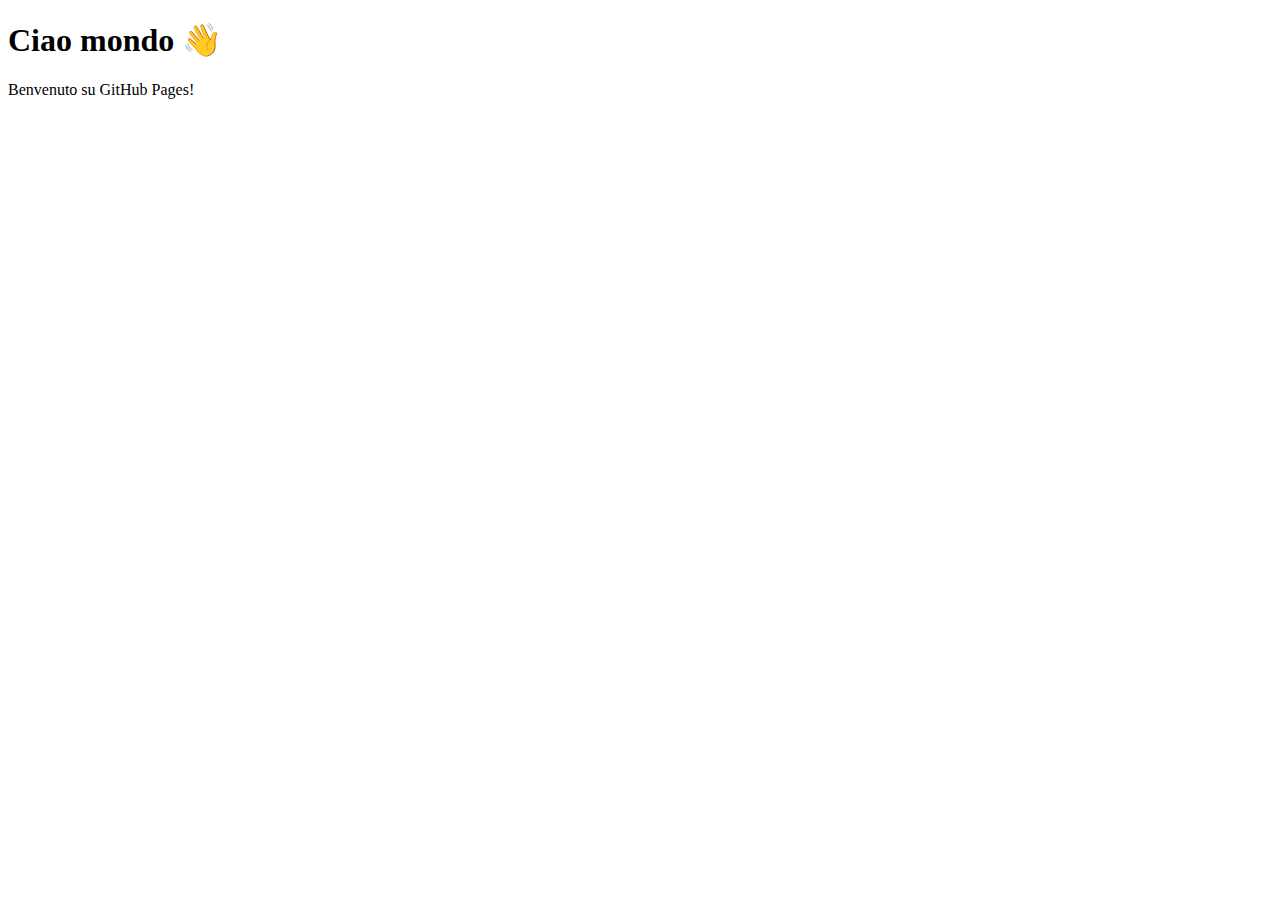
<file: index.html>
<!DOCTYPE html>
<html lang="it">
<head>
  <meta charset="UTF-8" />
  <meta name="viewport" content="width=device-width, initial-scale=1.0" />
  <title>Il mio sito</title>
</head>
<body>
  <h1>Ciao mondo 👋</h1>
  <p>Benvenuto su GitHub Pages!</p>
</body>
</html>
</file>
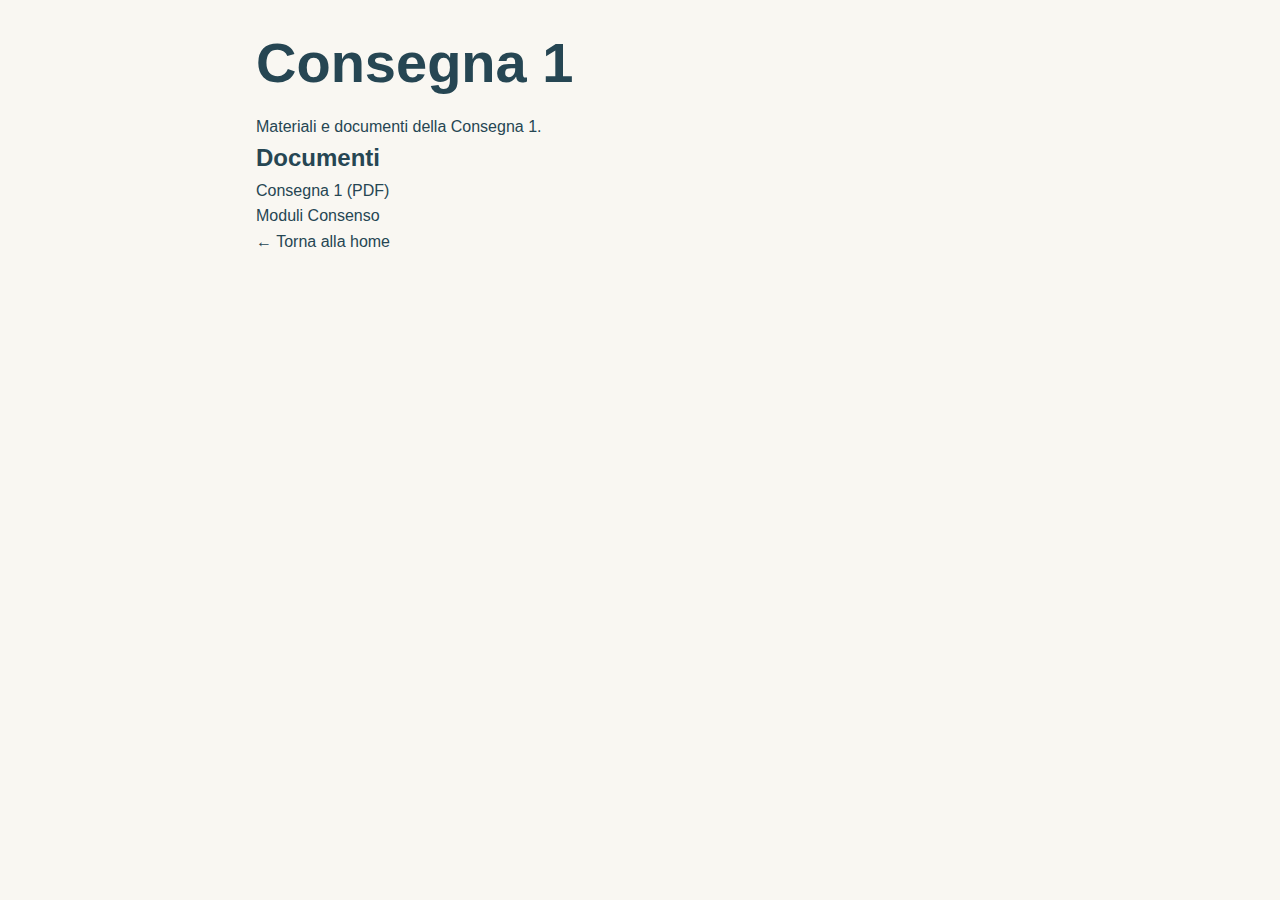
<file: docs/C1/index.html>
<!doctype html>
<html lang="it">
<head>
  <meta charset="utf-8">
  <title>Consegna 1 - NeedFinding – HelpMater</title>
  <meta name="viewport" content="width=device-width, initial-scale=1">
  <link rel="stylesheet" href="../style.css">
</head>
<body>
  <main style="max-width:800px;margin:2rem auto;padding:0 1rem">
    <h1>Consegna 1</h1>
    <p>Materiali e documenti della Consegna 1.</p>

    <h2>Documenti</h2>
    <ul>
    
      <li><a href="NeedFinding.pdf">Consegna 1 (PDF)</a></li>
      <li><a href="ConsentForms/">Moduli Consenso</a></li>
    </ul>

    <p><a href="../">← Torna alla home</a></p>
  </main>
</body>
</html>
</file>
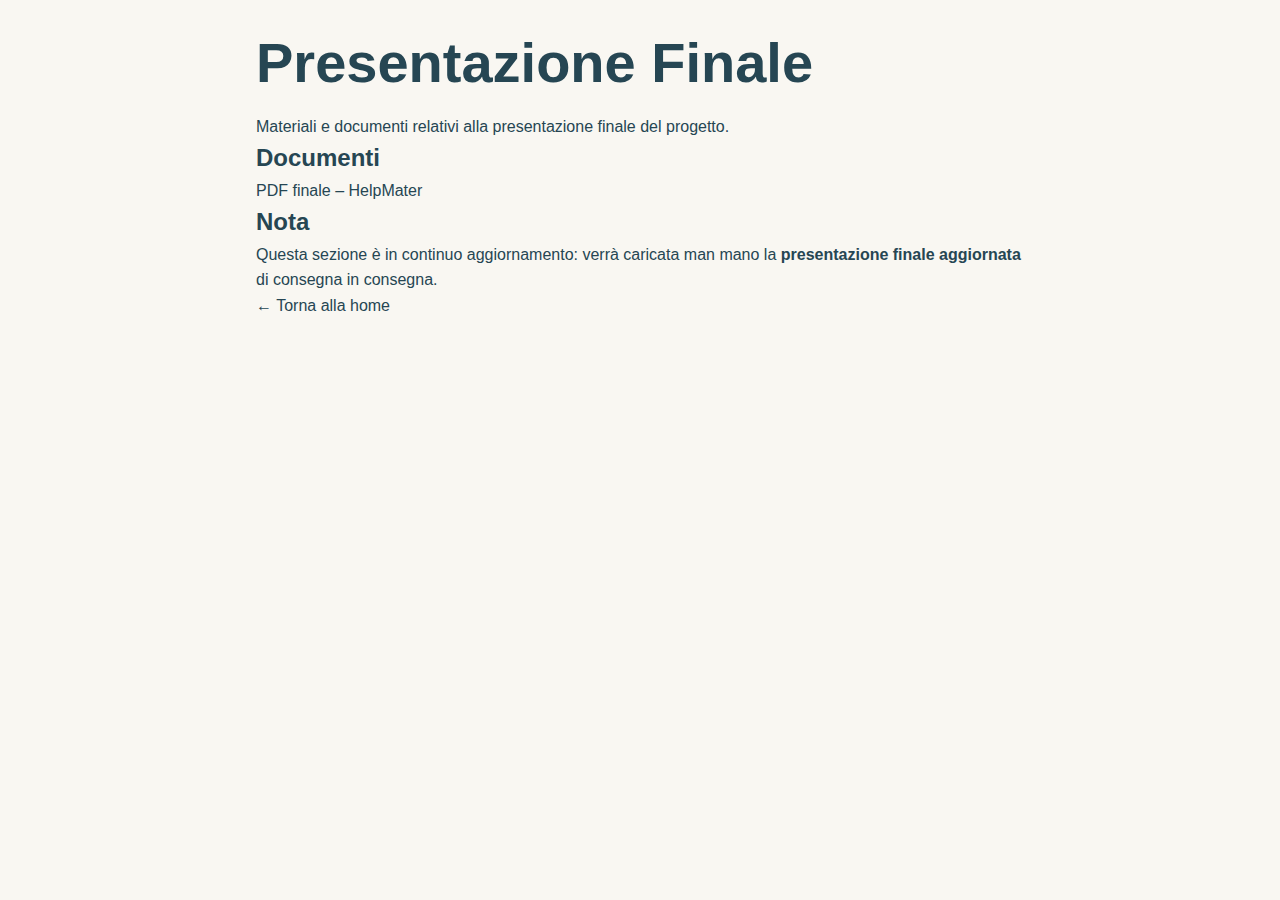
<file: docs/presentazione-finale/index.html>
<!doctype html>
<html lang="it">
<head>
  <meta charset="utf-8">
  <title>Presentazione Finale – HelpMater</title>
  <meta name="viewport" content="width=device-width, initial-scale=1">
  <link rel="stylesheet" href="../style.css">
</head>
<body>
  <main style="max-width:800px;margin:2rem auto;padding:0 1rem">
    <h1>Presentazione Finale</h1>
    <p>Materiali e documenti relativi alla presentazione finale del progetto.</p>

    <h2>Documenti</h2>
    <ul>
      <li><a href="HelpMater.pdf">PDF finale – HelpMater</a></li>
    </ul>

    <h2>Nota</h2>
    <p>
      Questa sezione è in continuo aggiornamento: verrà caricata man mano la 
      <strong>presentazione finale aggiornata</strong> di consegna in consegna.
    </p>

    <p><a href="../">← Torna alla home</a></p>
  </main>
</body>
</html>
</file>
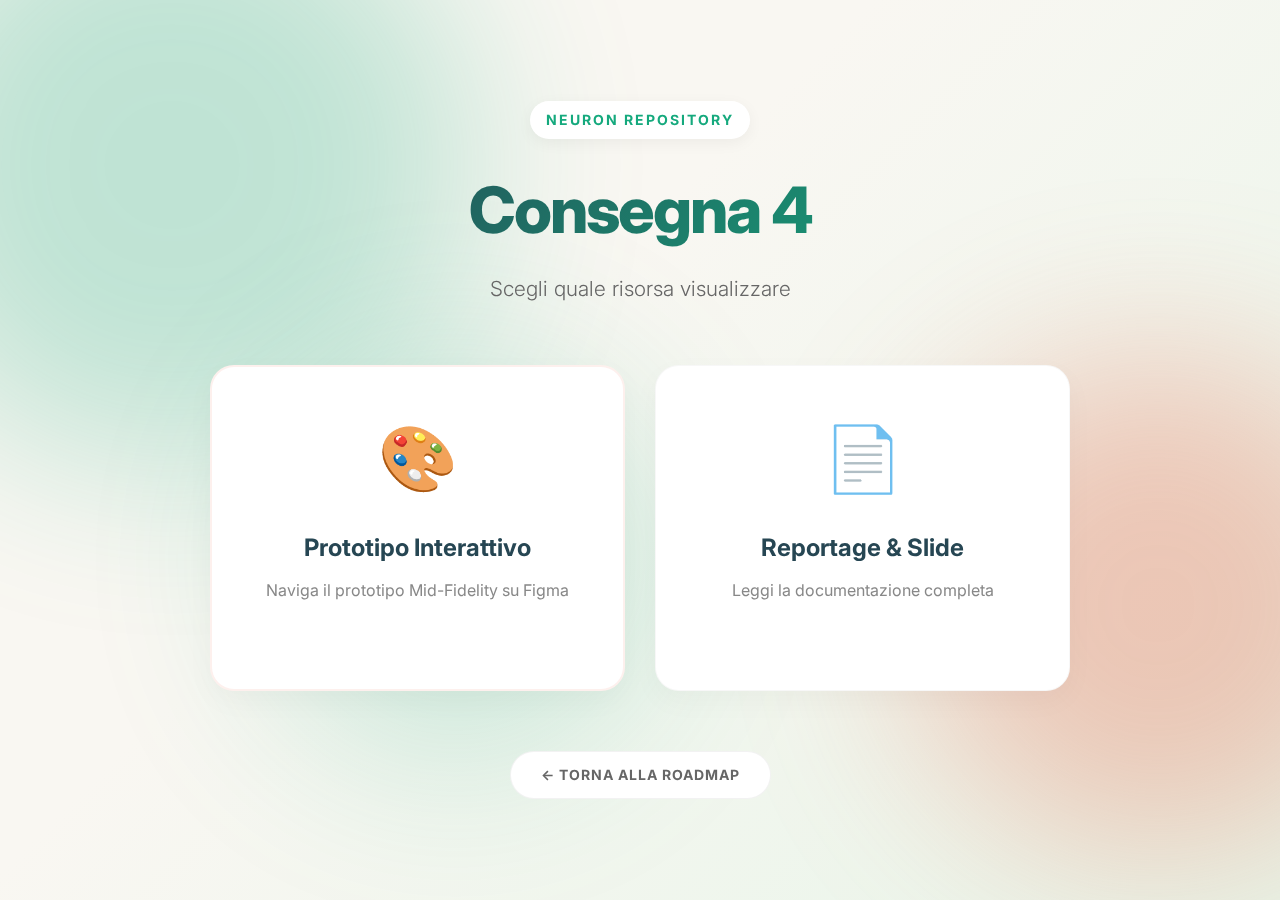
<file: C4/consegna4.html>
<!DOCTYPE html>
<html lang="it">
<head>
    <meta charset="UTF-8">
    <meta name="viewport" content="width=device-width, initial-scale=1.0">
    <title>Neuron | Consegna 4</title>
    <link href="https://fonts.googleapis.com/css2?family=Inter:wght@300;400;600;800&display=swap" rel="stylesheet">

    <style>
        :root {
            --bg-base: #F9F7F2;           
            --bg-gradient-end: #e8f5e9;   
            --primary: #15a97d;           
            --primary-light: #e0f6ef;     
            --accent: #E76F51;            
            --text-dark: #264653;         
            --text-light: #666;
            --white: #FFFFFF;
        }

        * { margin: 0; padding: 0; box-sizing: border-box; }

        body {
            font-family: 'Inter', sans-serif;
            color: var(--text-dark);
            background-color: var(--bg-base);
            overflow-x: hidden;
            line-height: 1.6;
        }

        .ambient-bg {
            position: fixed;
            top: 0; left: 0; width: 100%; height: 100%;
            z-index: -2;
            overflow: hidden;
            background: linear-gradient(135deg, var(--bg-base) 0%, var(--bg-base) 40%, var(--bg-gradient-end) 100%);
        }

        .blob {
            position: absolute;
            border-radius: 50%;
            filter: blur(90px); 
            opacity: 0.65; 
            animation: float 10s infinite ease-in-out;
        }

        .blob-1 { width: 600px; height: 600px; background: var(--primary); top: -15%; left: -10%; opacity: 0.25; }
        .blob-2 { width: 500px; height: 500px; background: var(--accent); bottom: 5%; right: -10%; animation-delay: 2s; opacity: 0.35; }
        .blob-3 { width: 400px; height: 400px; background: var(--primary); top: 40%; left: 20%; animation-delay: 4s; opacity: 0.2; }

        @keyframes float {
            0% { transform: translate(0, 0); }
            50% { transform: translate(40px, -40px); } 
            100% { transform: translate(0, 0); }
        }

        .container {
            max-width: 900px; /* Un po' più stretto per questa pagina di dettaglio */
            margin: 0 auto;
            padding: 0 20px;
            position: relative;
            z-index: 2;
            min-height: 100vh;
            display: flex;
            flex-direction: column;
            justify-content: center; /* Centra tutto verticalmente */
        }

        header {
            text-align: center;
            margin-bottom: 60px;
        }

        .brand-tag {
            font-size: 14px;
            font-weight: 700;
            letter-spacing: 2px;
            text-transform: uppercase;
            color: var(--primary);
            margin-bottom: 20px;
            background: var(--white);
            padding: 8px 16px;
            border-radius: 50px;
            box-shadow: 0 4px 15px rgba(0,0,0,0.05);
            display: inline-block;
        }

        h1 {
            font-size: 4rem;
            font-weight: 800;
            letter-spacing: -2px;
            margin-bottom: 10px;
            background: linear-gradient(135deg, var(--text-dark) 0%, var(--primary) 100%);
            -webkit-background-clip: text;
            -webkit-text-fill-color: transparent;
        }

        p {
            font-size: 1.3rem;
            color: var(--text-light);
            font-weight: 300;
        }

        /* GRIGLIA PER I 2 PULSANTI */
        .selection-grid {
            display: grid;
            grid-template-columns: repeat(auto-fit, minmax(300px, 1fr));
            gap: 30px;
            margin-bottom: 60px;
        }

        .card {
            background: var(--white); padding: 40px; border-radius: 24px; text-decoration: none; color: var(--text-dark);
            box-shadow: 0 10px 30px rgba(0,0,0,0.03); border: 1px solid rgba(0,0,0,0.03);
            transition: all 0.4s cubic-bezier(0.165, 0.84, 0.44, 1);
            position: relative; overflow: hidden; display: flex; flex-direction: column; justify-content: center; align-items: center;
            text-align: center;
            min-height: 250px;
        }
        
        .card::before {
            content: ''; position: absolute; top: 0; left: 0; width: 100%; height: 6px; background: var(--primary);
            transform: scaleX(0); transform-origin: left; transition: transform 0.4s ease;
        }
        .card:hover { transform: translateY(-10px); box-shadow: 0 20px 40px rgba(0,0,0,0.08); border-color: var(--primary-light); }
        .card:hover::before { transform: scaleX(1); }

        .card-icon { font-size: 4rem; margin-bottom: 20px; }
        .card-title { font-size: 1.5rem; font-weight: 700; margin-bottom: 10px; }
        .card-desc { font-size: 1rem; color: #888; margin-bottom: 20px; }
        
        .card-arrow {
            font-weight: bold; color: var(--primary); opacity: 0; transform: translateY(10px); transition: all 0.4s;
        }
        .card:hover .card-arrow { opacity: 1; transform: translateY(0); }

        /* Stile speciale per Figma */
        .card.figma { border: 2px solid rgba(231, 111, 81, 0.1); }
        .card.figma::before { background: var(--accent); }
        .card.figma .card-arrow { color: var(--accent); }

        /* Pulsante Back */
        .back-btn {
            display: inline-block;
            font-size: 14px; font-weight: 700; text-transform: uppercase; letter-spacing: 1px; padding: 12px 30px;
            border-radius: 30px; background: var(--white); border: 1px solid rgba(0,0,0,0.05); color: var(--text-light);
            text-decoration: none; transition: transform 0.3s, color 0.3s;
        }
        .back-btn:hover { transform: translateY(-3px); color: var(--text-dark); border-color: var(--primary); }

        .reveal { opacity: 0; transform: translateY(30px); transition: all 0.8s ease-out; }
        .reveal.active { opacity: 1; transform: translateY(0); }
    </style>
</head>
<body>

    <div class="ambient-bg">
        <div class="blob blob-1"></div>
        <div class="blob blob-2"></div>
        <div class="blob blob-3"></div>
    </div>

    <div class="container">
        
        <header class="reveal">
            <div class="brand-tag">Neuron Repository</div>
            <h1>Consegna 4</h1>
            <p>Scegli quale risorsa visualizzare</p>
        </header>

        <main class="reveal">
            <div class="selection-grid">
                
                <a href="LINK_AL_TUO_PROTO_FIGMA" target="_blank" class="card figma">
                    <div class="card-icon">🎨</div>
                    <div class="card-title">Prototipo Interattivo</div>
                    <div class="card-desc">Naviga il prototipo Mid-Fidelity su Figma</div>
                    <div class="card-arrow">Apri Prototipo ➔</div>
                </a>

                <a href="C4/presentation.pdf" target="_blank" class="card">
                    <div class="card-icon">📄</div>
                    <div class="card-title">Reportage & Slide</div>
                    <div class="card-desc">Leggi la documentazione completa</div>
                    <div class="card-arrow">Scarica PDF ➔</div>
                </a>

            </div>

            <div style="text-align: center;">
                <a href="index.html" class="back-btn">← Torna alla Roadmap</a>
            </div>
        </main>

    </div>

    <script>
        // Semplice script per l'animazione di entrata
        window.addEventListener("load", () => {
            const reveals = document.querySelectorAll(".reveal");
            reveals.forEach(reveal => reveal.classList.add("active"));
        });
    </script>

</body>
</html>
</file>
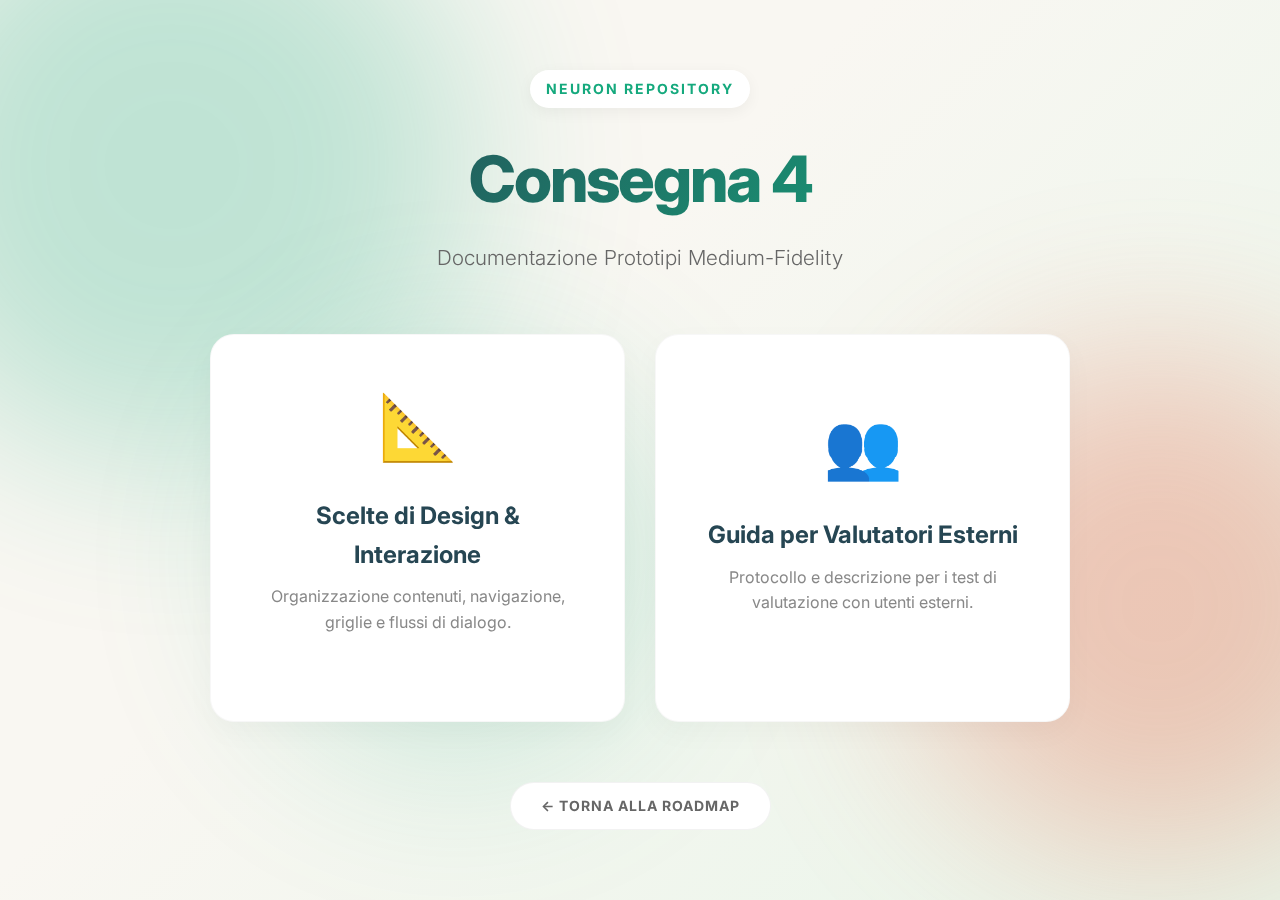
<file: docs/C4/consegna4.html>
<!DOCTYPE html>
<html lang="it">
<head>
    <meta charset="UTF-8">
    <meta name="viewport" content="width=device-width, initial-scale=1.0">
    <title>Neuron | Consegna 4</title>
    <link href="https://fonts.googleapis.com/css2?family=Inter:wght@300;400;600;800&display=swap" rel="stylesheet">

    <style>
        :root {
            --bg-base: #F9F7F2;            
            --bg-gradient-end: #e8f5e9;   
            --primary: #15a97d;            
            --primary-light: #e0f6ef;     
            --accent: #E76F51;            
            --text-dark: #264653;          
            --text-light: #666;
            --white: #FFFFFF;
        }

        * { margin: 0; padding: 0; box-sizing: border-box; }

        body {
            font-family: 'Inter', sans-serif;
            color: var(--text-dark);
            background-color: var(--bg-base);
            overflow-x: hidden;
            line-height: 1.6;
        }

        .ambient-bg {
            position: fixed;
            top: 0; left: 0; width: 100%; height: 100%;
            z-index: -2;
            overflow: hidden;
            background: linear-gradient(135deg, var(--bg-base) 0%, var(--bg-base) 40%, var(--bg-gradient-end) 100%);
        }

        .blob {
            position: absolute;
            border-radius: 50%;
            filter: blur(90px); 
            opacity: 0.65; 
            animation: float 10s infinite ease-in-out;
        }

        .blob-1 { width: 600px; height: 600px; background: var(--primary); top: -15%; left: -10%; opacity: 0.25; }
        .blob-2 { width: 500px; height: 500px; background: var(--accent); bottom: 5%; right: -10%; animation-delay: 2s; opacity: 0.35; }
        .blob-3 { width: 400px; height: 400px; background: var(--primary); top: 40%; left: 20%; animation-delay: 4s; opacity: 0.2; }

        @keyframes float {
            0% { transform: translate(0, 0); }
            50% { transform: translate(40px, -40px); } 
            100% { transform: translate(0, 0); }
        }

        .container {
            max-width: 900px; 
            margin: 0 auto;
            padding: 0 20px;
            position: relative;
            z-index: 2;
            min-height: 100vh;
            display: flex;
            flex-direction: column;
            justify-content: center; 
        }

        header {
            text-align: center;
            margin-bottom: 60px;
        }

        .brand-tag {
            font-size: 14px;
            font-weight: 700;
            letter-spacing: 2px;
            text-transform: uppercase;
            color: var(--primary);
            margin-bottom: 20px;
            background: var(--white);
            padding: 8px 16px;
            border-radius: 50px;
            box-shadow: 0 4px 15px rgba(0,0,0,0.05);
            display: inline-block;
        }

        h1 {
            font-size: 4rem;
            font-weight: 800;
            letter-spacing: -2px;
            margin-bottom: 10px;
            background: linear-gradient(135deg, var(--text-dark) 0%, var(--primary) 100%);
            -webkit-background-clip: text;
            -webkit-text-fill-color: transparent;
        }

        p {
            font-size: 1.3rem;
            color: var(--text-light);
            font-weight: 300;
        }

        /* GRIGLIA PER I 2 PULSANTI */
        .selection-grid {
            display: grid;
            grid-template-columns: repeat(auto-fit, minmax(300px, 1fr));
            gap: 30px;
            margin-bottom: 60px;
        }

        .card {
            background: var(--white); padding: 40px; border-radius: 24px; text-decoration: none; color: var(--text-dark);
            box-shadow: 0 10px 30px rgba(0,0,0,0.03); border: 1px solid rgba(0,0,0,0.03);
            transition: all 0.4s cubic-bezier(0.165, 0.84, 0.44, 1);
            position: relative; overflow: hidden; display: flex; flex-direction: column; justify-content: center; align-items: center;
            text-align: center;
            min-height: 250px;
        }
        
        .card::before {
            content: ''; position: absolute; top: 0; left: 0; width: 100%; height: 6px; background: var(--primary);
            transform: scaleX(0); transform-origin: left; transition: transform 0.4s ease;
        }
        .card:hover { transform: translateY(-10px); box-shadow: 0 20px 40px rgba(0,0,0,0.08); border-color: var(--primary-light); }
        .card:hover::before { transform: scaleX(1); }

        .card-icon { font-size: 4rem; margin-bottom: 20px; }
        .card-title { font-size: 1.5rem; font-weight: 700; margin-bottom: 10px; }
        .card-desc { font-size: 1rem; color: #888; margin-bottom: 20px; }
        
        .card-arrow {
            font-weight: bold; color: var(--primary); opacity: 0; transform: translateY(10px); transition: all 0.4s;
        }
        .card:hover .card-arrow { opacity: 1; transform: translateY(0); }

        /* Pulsante Back */
        .back-btn {
            display: inline-block;
            font-size: 14px; font-weight: 700; text-transform: uppercase; letter-spacing: 1px; padding: 12px 30px;
            border-radius: 30px; background: var(--white); border: 1px solid rgba(0,0,0,0.05); color: var(--text-light);
            text-decoration: none; transition: transform 0.3s, color 0.3s;
        }
        .back-btn:hover { transform: translateY(-3px); color: var(--text-dark); border-color: var(--primary); }

        .reveal { opacity: 0; transform: translateY(30px); transition: all 0.8s ease-out; }
        .reveal.active { opacity: 1; transform: translateY(0); }
    </style>
</head>
<body>

    <div class="ambient-bg">
        <div class="blob blob-1"></div>
        <div class="blob blob-2"></div>
        <div class="blob blob-3"></div>
    </div>

    <div class="container">
        
        <header class="reveal">
            <div class="brand-tag">Neuron Repository</div>
            <h1>Consegna 4</h1>
            <p>Documentazione Prototipi Medium-Fidelity</p>
        </header>

        <main class="reveal">
            <div class="selection-grid">
                
                <a href="consegna4_design.pdf" target="_blank" class="card">
                    <div class="card-icon">📐</div>
                    <div class="card-title">Scelte di Design & Interazione</div>
                    <div class="card-desc">Organizzazione contenuti, navigazione, griglie e flussi di dialogo.</div>
                    <div class="card-arrow">Scarica PDF ➔</div>
                </a>

                <a href="consegna4.pdf" target="_blank" class="card">
                    <div class="card-icon">👥</div>
                    <div class="card-title">Guida per Valutatori Esterni</div>
                    <div class="card-desc">Protocollo e descrizione per i test di valutazione con utenti esterni.</div>
                    <div class="card-arrow">Scarica PDF ➔</div>
                </a>

            </div>

            <div style="text-align: center;">
                <a href="/Progetto-FHIC-2025-26/index.html" class="back-btn">← Torna alla Roadmap</a>
            </div>
        </main>

    </div>

    <script>
        // Semplice script per l'animazione di entrata
        window.addEventListener("load", () => {
            const reveals = document.querySelectorAll(".reveal");
            reveals.forEach(reveal => reveal.classList.add("active"));
        });
    </script>

</body>
</html>
</file>
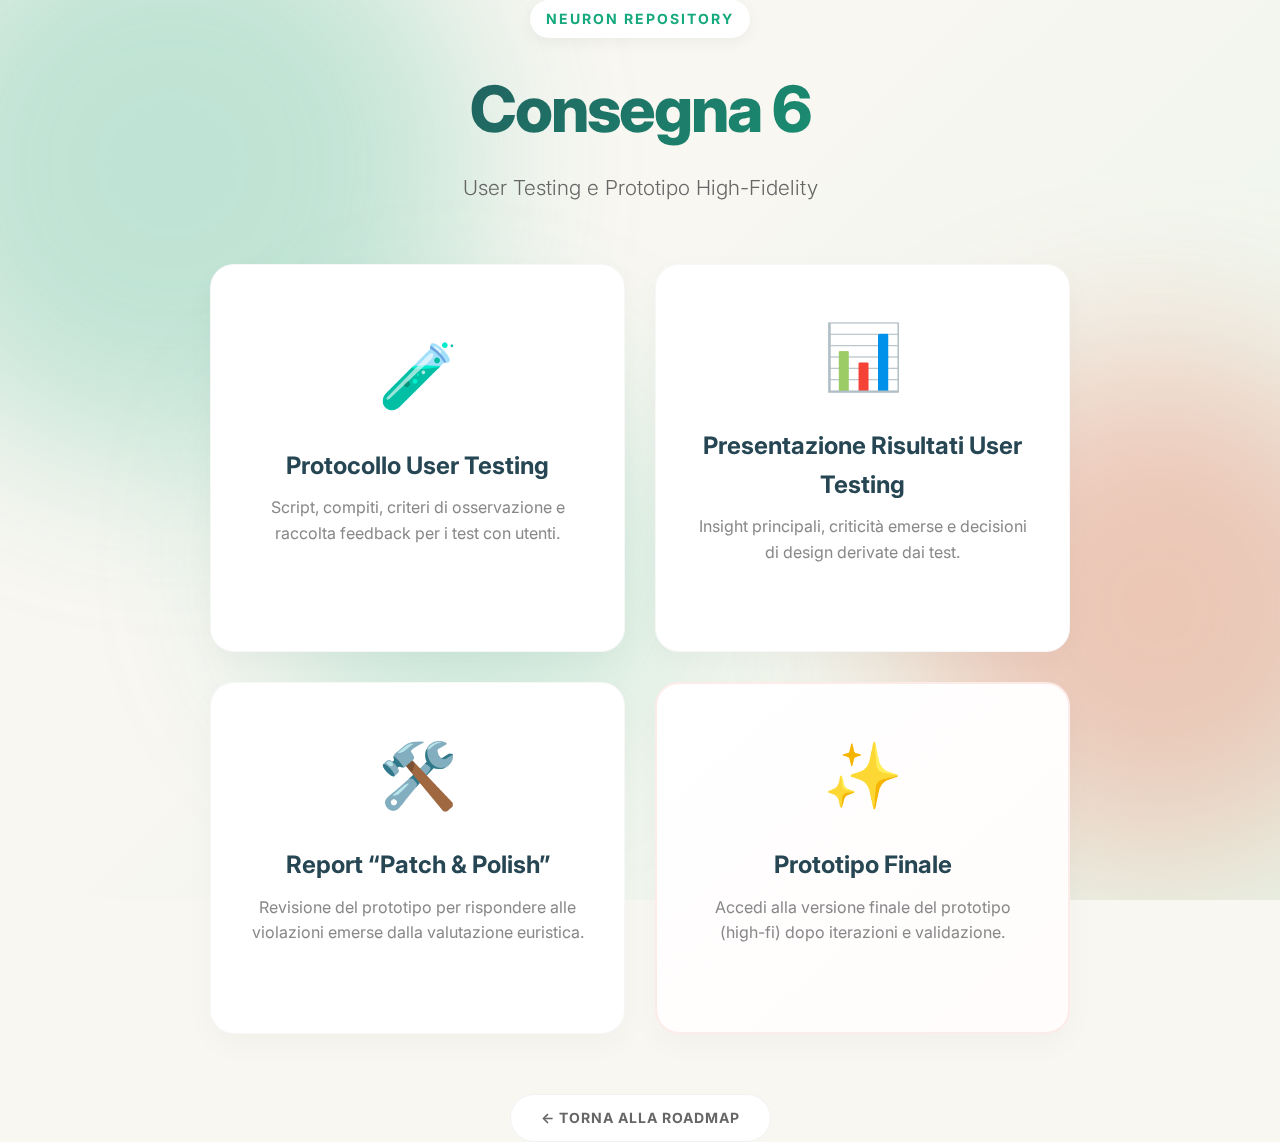
<file: docs/C6/consegna6.html>
<!DOCTYPE html>
<html lang="it">
<head>
    <meta charset="UTF-8">
    <meta name="viewport" content="width=device-width, initial-scale=1.0">
    <title>Neuron | Consegna 6</title>
    <link href="https://fonts.googleapis.com/css2?family=Inter:wght@300;400;600;800&display=swap" rel="stylesheet">

    <style>
        :root {
            --bg-base: #F9F7F2;            
            --bg-gradient-end: #e8f5e9;   
            --primary: #15a97d;            
            --primary-light: #e0f6ef;     
            --accent: #E76F51;            
            --text-dark: #264653;          
            --text-light: #666;
            --white: #FFFFFF;
        }

        * { margin: 0; padding: 0; box-sizing: border-box; }

        body {
            font-family: 'Inter', sans-serif;
            color: var(--text-dark);
            background-color: var(--bg-base);
            overflow-x: hidden;
            line-height: 1.6;
        }

        .ambient-bg {
            position: fixed;
            top: 0; left: 0; width: 100%; height: 100%;
            z-index: -2;
            overflow: hidden;
            background: linear-gradient(135deg, var(--bg-base) 0%, var(--bg-base) 40%, var(--bg-gradient-end) 100%);
        }

        .blob {
            position: absolute;
            border-radius: 50%;
            filter: blur(90px); 
            opacity: 0.65; 
            animation: float 10s infinite ease-in-out;
        }

        .blob-1 { width: 600px; height: 600px; background: var(--primary); top: -15%; left: -10%; opacity: 0.25; }
        .blob-2 { width: 500px; height: 500px; background: var(--accent); bottom: 5%; right: -10%; animation-delay: 2s; opacity: 0.35; }
        .blob-3 { width: 400px; height: 400px; background: var(--primary); top: 40%; left: 20%; animation-delay: 4s; opacity: 0.2; }

        @keyframes float {
            0% { transform: translate(0, 0); }
            50% { transform: translate(40px, -40px); } 
            100% { transform: translate(0, 0); }
        }

        .container {
            max-width: 900px; 
            margin: 0 auto;
            padding: 0 20px;
            position: relative;
            z-index: 2;
            min-height: 100vh;
            display: flex;
            flex-direction: column;
            justify-content: center; 
        }

        header {
            text-align: center;
            margin-bottom: 60px;
        }

        .brand-tag {
            font-size: 14px;
            font-weight: 700;
            letter-spacing: 2px;
            text-transform: uppercase;
            color: var(--primary);
            margin-bottom: 20px;
            background: var(--white);
            padding: 8px 16px;
            border-radius: 50px;
            box-shadow: 0 4px 15px rgba(0,0,0,0.05);
            display: inline-block;
        }

        h1 {
            font-size: 4rem;
            font-weight: 800;
            letter-spacing: -2px;
            margin-bottom: 10px;
            background: linear-gradient(135deg, var(--text-dark) 0%, var(--primary) 100%);
            -webkit-background-clip: text;
            -webkit-text-fill-color: transparent;
        }

        p {
            font-size: 1.3rem;
            color: var(--text-light);
            font-weight: 300;
        }

        /* GRIGLIA PER I PULSANTI */
        .selection-grid {
            display: grid;
            grid-template-columns: repeat(auto-fit, minmax(300px, 1fr));
            gap: 30px;
            margin-bottom: 60px;
        }

        .card {
            background: var(--white); padding: 40px; border-radius: 24px; text-decoration: none; color: var(--text-dark);
            box-shadow: 0 10px 30px rgba(0,0,0,0.03); border: 1px solid rgba(0,0,0,0.03);
            transition: all 0.4s cubic-bezier(0.165, 0.84, 0.44, 1);
            position: relative; overflow: hidden; display: flex; flex-direction: column; justify-content: center; align-items: center;
            text-align: center;
            min-height: 250px;
        }
        
        .card::before {
            content: ''; position: absolute; top: 0; left: 0; width: 100%; height: 6px; background: var(--primary);
            transform: scaleX(0); transform-origin: left; transition: transform 0.4s ease;
        }
        .card:hover { transform: translateY(-10px); box-shadow: 0 20px 40px rgba(0,0,0,0.08); border-color: var(--primary-light); }
        .card:hover::before { transform: scaleX(1); }

        .card-icon { font-size: 4rem; margin-bottom: 20px; }
        .card-title { font-size: 1.5rem; font-weight: 700; margin-bottom: 10px; }
        .card-desc { font-size: 1rem; color: #888; margin-bottom: 20px; }
        
        .card-arrow {
            font-weight: bold; color: var(--primary); opacity: 0; transform: translateY(10px); transition: all 0.4s;
        }
        .card:hover .card-arrow { opacity: 1; transform: translateY(0); }

        /* Evidenziazione soft per contenuti "finali" */
        .card.highlight {
            border: 2px solid rgba(231, 111, 81, 0.12);
            background: linear-gradient(to bottom right, #fff, #fffcfb);
        }
        .card.highlight::before { background: var(--accent); }
        .card.highlight .card-arrow { color: var(--accent); }

        /* Pulsante Back */
        .back-btn {
            display: inline-block;
            font-size: 14px; font-weight: 700; text-transform: uppercase; letter-spacing: 1px; padding: 12px 30px;
            border-radius: 30px; background: var(--white); border: 1px solid rgba(0,0,0,0.05); color: var(--text-light);
            text-decoration: none; transition: transform 0.3s, color 0.3s;
        }
        .back-btn:hover { transform: translateY(-3px); color: var(--text-dark); border-color: var(--primary); }

        .reveal { opacity: 0; transform: translateY(30px); transition: all 0.8s ease-out; }
        .reveal.active { opacity: 1; transform: translateY(0); }
    </style>
</head>
<body>

    <div class="ambient-bg">
        <div class="blob blob-1"></div>
        <div class="blob blob-2"></div>
        <div class="blob blob-3"></div>
    </div>

    <div class="container">
        
        <header class="reveal">
            <div class="brand-tag">Neuron Repository</div>
            <h1>Consegna 6</h1>
            <p>User Testing e Prototipo High-Fidelity</p>
        </header>

        <main class="reveal">
            <div class="selection-grid">
                
                <!-- 1) Protocollo user testing -->
                <a href="protocollo_user_testing.pdf" target="_blank" class="card">
                    <div class="card-icon">🧪</div>
                    <div class="card-title">Protocollo User Testing</div>
                    <div class="card-desc">Script, compiti, criteri di osservazione e raccolta feedback per i test con utenti.</div>
                    <div class="card-arrow">Apri PDF ➔</div>
                </a>

                <!-- 2) Presentazione finale user testing -->
                <a href="report_finale_user_testing.pdf" target="_blank" class="card">
                    <div class="card-icon">📊</div>
                    <div class="card-title">Presentazione Risultati User Testing</div>
                    <div class="card-desc">Insight principali, criticità emerse e decisioni di design derivate dai test.</div>
                    <div class="card-arrow">Apri PDF ➔</div>
                </a>

                <!-- 3) Report revisione post euristica -->
                <a href="post_euristica_revisione.pdf" target="_blank" class="card">
                    <div class="card-icon">🛠️</div>
                    <div class="card-title">Report “Patch & Polish”</div>
                    <div class="card-desc">Revisione del prototipo per rispondere alle violazioni emerse dalla valutazione euristica.</div>
                    <div class="card-arrow">Apri Report ➔</div>
                </a>

                <!-- 4) Link prototipo finale -->
                <a href="prototipo_finale_neuron.html" class="card highlight">
                    <div class="card-icon">✨</div>
                    <div class="card-title">Prototipo Finale</div>
                    <div class="card-desc">Accedi alla versione finale del prototipo (high-fi) dopo iterazioni e validazione.</div>
                    <div class="card-arrow">Apri Prototipo ➔</div>
                </a>

            </div>

            <div style="text-align: center;">
                <a href="/Progetto-FHIC-2025-26/index.html" class="back-btn">← Torna alla Roadmap</a>
            </div>
        </main>

    </div>

    <script>
        window.addEventListener("load", () => {
            const reveals = document.querySelectorAll(".reveal");
            reveals.forEach(reveal => reveal.classList.add("active"));
        });
    </script>

</body>
</html>
</file>
<file: docs/style.css>
/* --- STYLE.CSS --- */

:root {
    /* PALETTE ORIGINALE MATCHO SPACE */
    --bg-color: #F9F7F2;          /* Beige chiaro */
    --primary-color: #15a97d;     /* Verde Smeraldo */
    --primary-dark: #128f6a;      /* Verde più scuro per hover */
    --primary-light: #e0f6ef;     /* Verde chiarissimo */
    --accent-color: #E76F51;      /* Corallo/Arancio */
    --text-color: #264653;        /* Blu/Verde scuro */
    --card-bg: #FFFFFF;           /* Bianco */
    --divider: #E0E0E0;
    
    /* STRUTTURA */
    --radius-lg: 24px;
    --radius-md: 16px;
    --radius-sm: 12px;
    --shadow-card: 0 8px 25px rgba(0,0,0,0.03);
    --shadow-hover: 0 15px 35px rgba(0,0,0,0.08);
    --container-width: 1100px;
}

/* RESET E BASE */
* { box-sizing: border-box; margin: 0; padding: 0; }

body {
    font-family: -apple-system, BlinkMacSystemFont, "Segoe UI", Roboto, Helvetica, Arial, sans-serif;
    background-color: var(--bg-color);
    color: var(--text-color);
    line-height: 1.6;
}

a { text-decoration: none; color: inherit; transition: 0.2s; }
ul { list-style: none; }

/* LAYOUT */
.container {
    max-width: var(--container-width);
    margin: 0 auto;
    padding: 0 20px;
}

header {
    padding: 20px 0;
    display: flex;
    justify-content: space-between;
    align-items: center;
}

.logo {
    font-weight: 800;
    font-size: 24px;
    color: var(--primary-color);
    letter-spacing: -0.5px;
}

/* HERO SECTION (La parte alta) */
.hero {
    padding: 80px 0;
    text-align: center;
    max-width: 800px;
    margin: 0 auto;
}

.tag {
    display: inline-block;
    background: var(--primary-light);
    color: var(--primary-color);
    font-weight: 700;
    font-size: 12px;
    text-transform: uppercase;
    letter-spacing: 1px;
    padding: 6px 14px;
    border-radius: 20px;
    margin-bottom: 20px;
}

h1 {
    font-size: 3.5rem;
    font-weight: 800;
    line-height: 1.1;
    margin-bottom: 20px;
    color: var(--text-color);
}

.hero p {
    font-size: 1.25rem;
    color: #555;
    margin-bottom: 40px;
}

/* BOTTONI */
.btn {
    display: inline-flex;
    align-items: center;
    justify-content: center;
    padding: 14px 28px;
    border-radius: var(--radius-sm);
    font-weight: 600;
    font-size: 16px;
    cursor: pointer;
    transition: all 0.2s ease;
}

.btn-primary {
    background-color: var(--primary-color);
    color: white;
    box-shadow: 0 4px 15px rgba(21, 169, 125, 0.4);
}

.btn-primary:hover {
    background-color: var(--primary-dark);
    transform: translateY(-2px);
}

.btn-secondary {
    background-color: white;
    color: var(--text-color);
    border: 1px solid var(--divider);
    margin-left: 10px;
}

.btn-secondary:hover {
    border-color: var(--primary-color);
    color: var(--primary-color);
}

/* VALUE PROPOSITION GRID */
.section-title {
    text-align: center;
    margin: 80px 0 40px;
}

.section-title h2 { font-size: 2rem; font-weight: 700; }
.section-title span { color: var(--accent-color); }

.grid-3 {
    display: grid;
    grid-template-columns: repeat(auto-fit, minmax(300px, 1fr));
    gap: 30px;
    margin-bottom: 60px;
}

.card {
    background: var(--card-bg);
    padding: 30px;
    border-radius: var(--radius-lg);
    box-shadow: var(--shadow-card);
    border: 1px solid rgba(0,0,0,0.02);
    transition: transform 0.3s ease, box-shadow 0.3s ease;
}

.card:hover {
    transform: translateY(-5px);
    box-shadow: var(--shadow-hover);
}

.card-icon {
    width: 50px;
    height: 50px;
    background: var(--primary-light);
    color: var(--primary-color);
    border-radius: 14px;
    display: flex;
    align-items: center;
    justify-content: center;
    font-size: 24px;
    margin-bottom: 20px;
}

.card h3 { margin-bottom: 10px; font-size: 1.2rem; }
.card p { font-size: 0.95rem; color: #666; }

/* SEZIONE CONSEGNE (DELIVERABLES) */
.deliverables {
    background: #FFF;
    border-radius: var(--radius-lg);
    padding: 40px;
    box-shadow: var(--shadow-card);
    margin-bottom: 80px;
}

.file-list {
    display: flex;
    flex-direction: column;
    gap: 15px;
}

.file-item {
    display: flex;
    align-items: center;
    padding: 15px;
    border: 1px solid var(--divider);
    border-radius: var(--radius-md);
    transition: 0.2s;
}

.file-item:hover {
    border-color: var(--primary-color);
    background-color: #FAFAFA;
}

.file-icon { margin-right: 15px; font-size: 20px; }
.file-info { flex: 1; }
.file-name { font-weight: 600; display: block; }
.file-desc { font-size: 12px; color: #999; }
.download-arrow { font-weight: bold; color: var(--primary-color); }

/* PHONE MOCKUP (Per mostrare l'app) */
.mockup-container {
    display: flex;
    justify-content: center;
    margin: 60px 0;
}

.phone-frame {
    width: 300px;
    height: 600px;
    background: #333;
    border-radius: 40px;
    padding: 10px;
    box-shadow: 0 30px 60px rgba(0,0,0,0.2);
    position: relative;
}

.phone-screen {
    width: 100%;
    height: 100%;
    background: var(--bg-color); /* Lo stesso background dell'app */
    border-radius: 32px;
    overflow: hidden;
    position: relative;
    display: flex;
    align-items: center;
    justify-content: center;
    color: #999;
    font-size: 14px;
    background-size: cover;
    background-position: center;
}

/* FOOTER */
footer {
    text-align: center;
    padding: 40px 0;
    color: #888;
    font-size: 14px;
    border-top: 1px solid var(--divider);
}

/* RESPONSIVE */
@media (max-width: 768px) {
    h1 { font-size: 2.5rem; }
    .hero { padding: 40px 0; }
}
</file>
